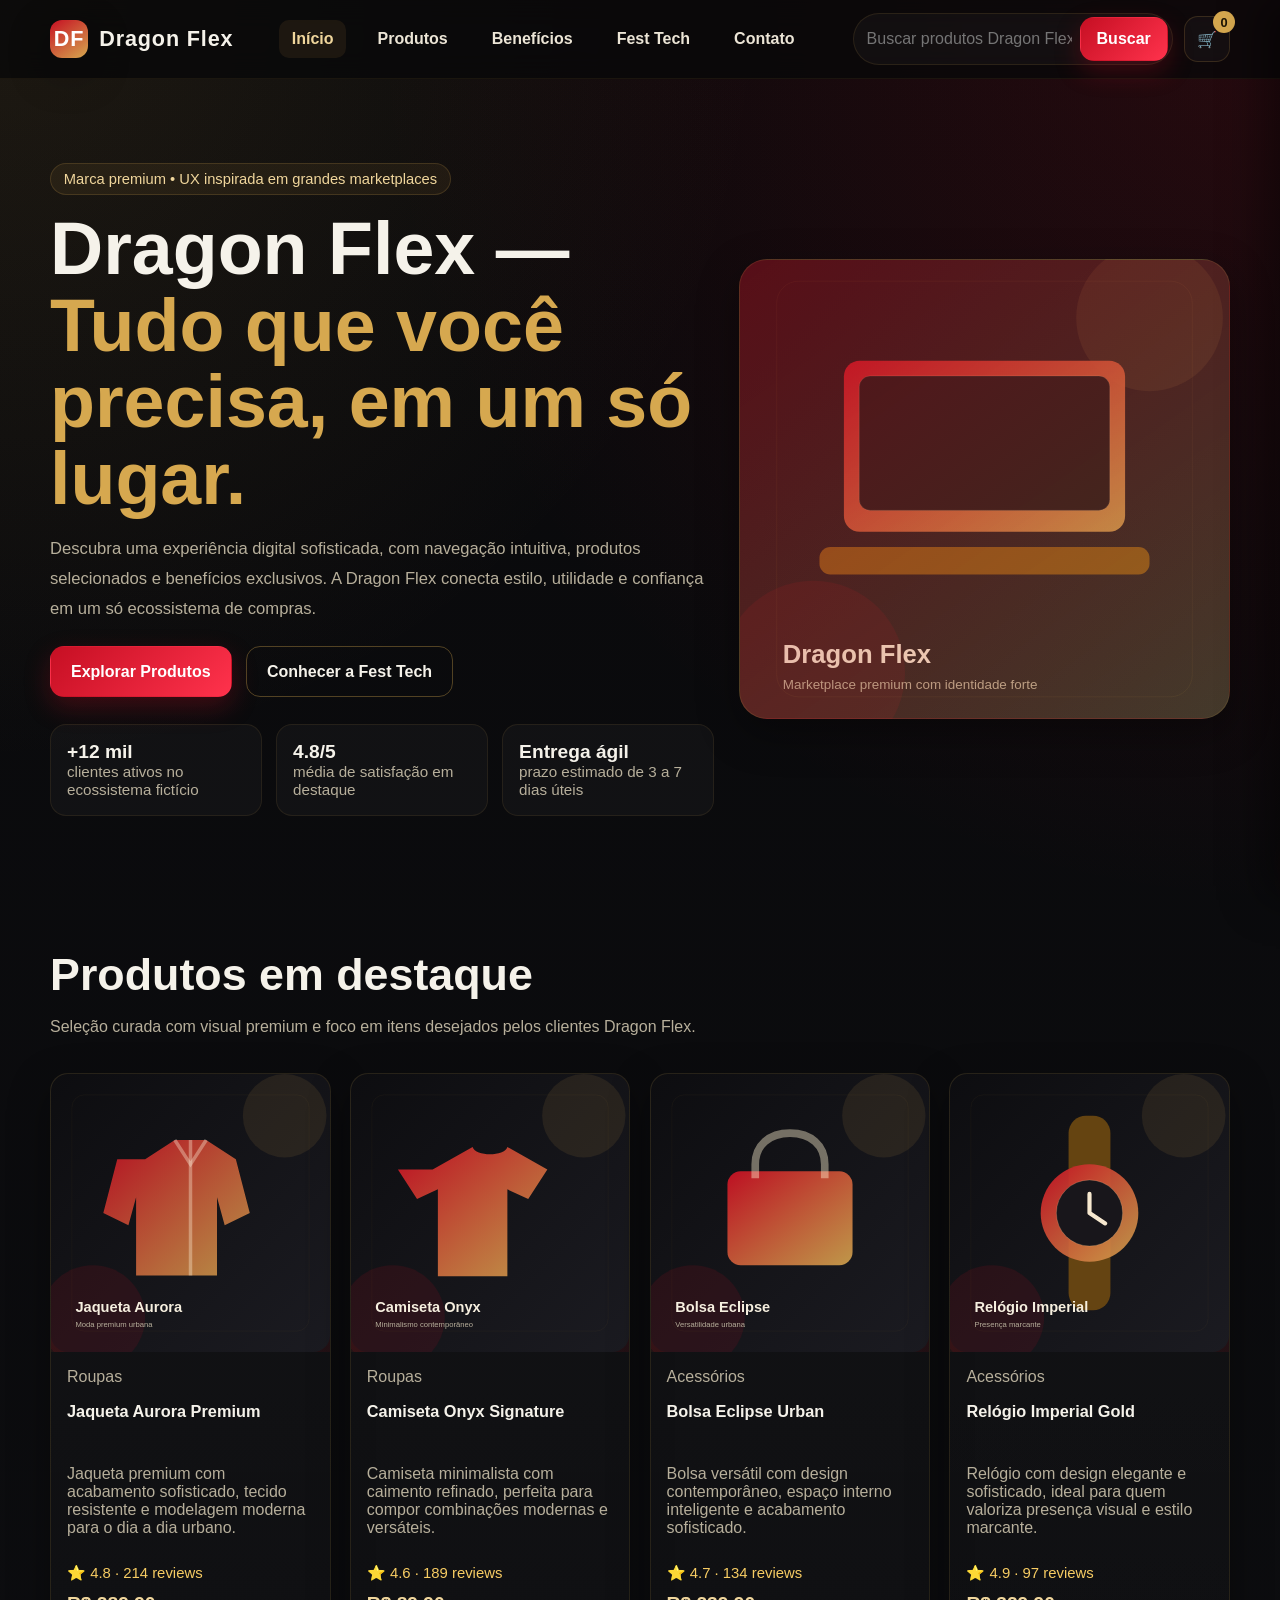
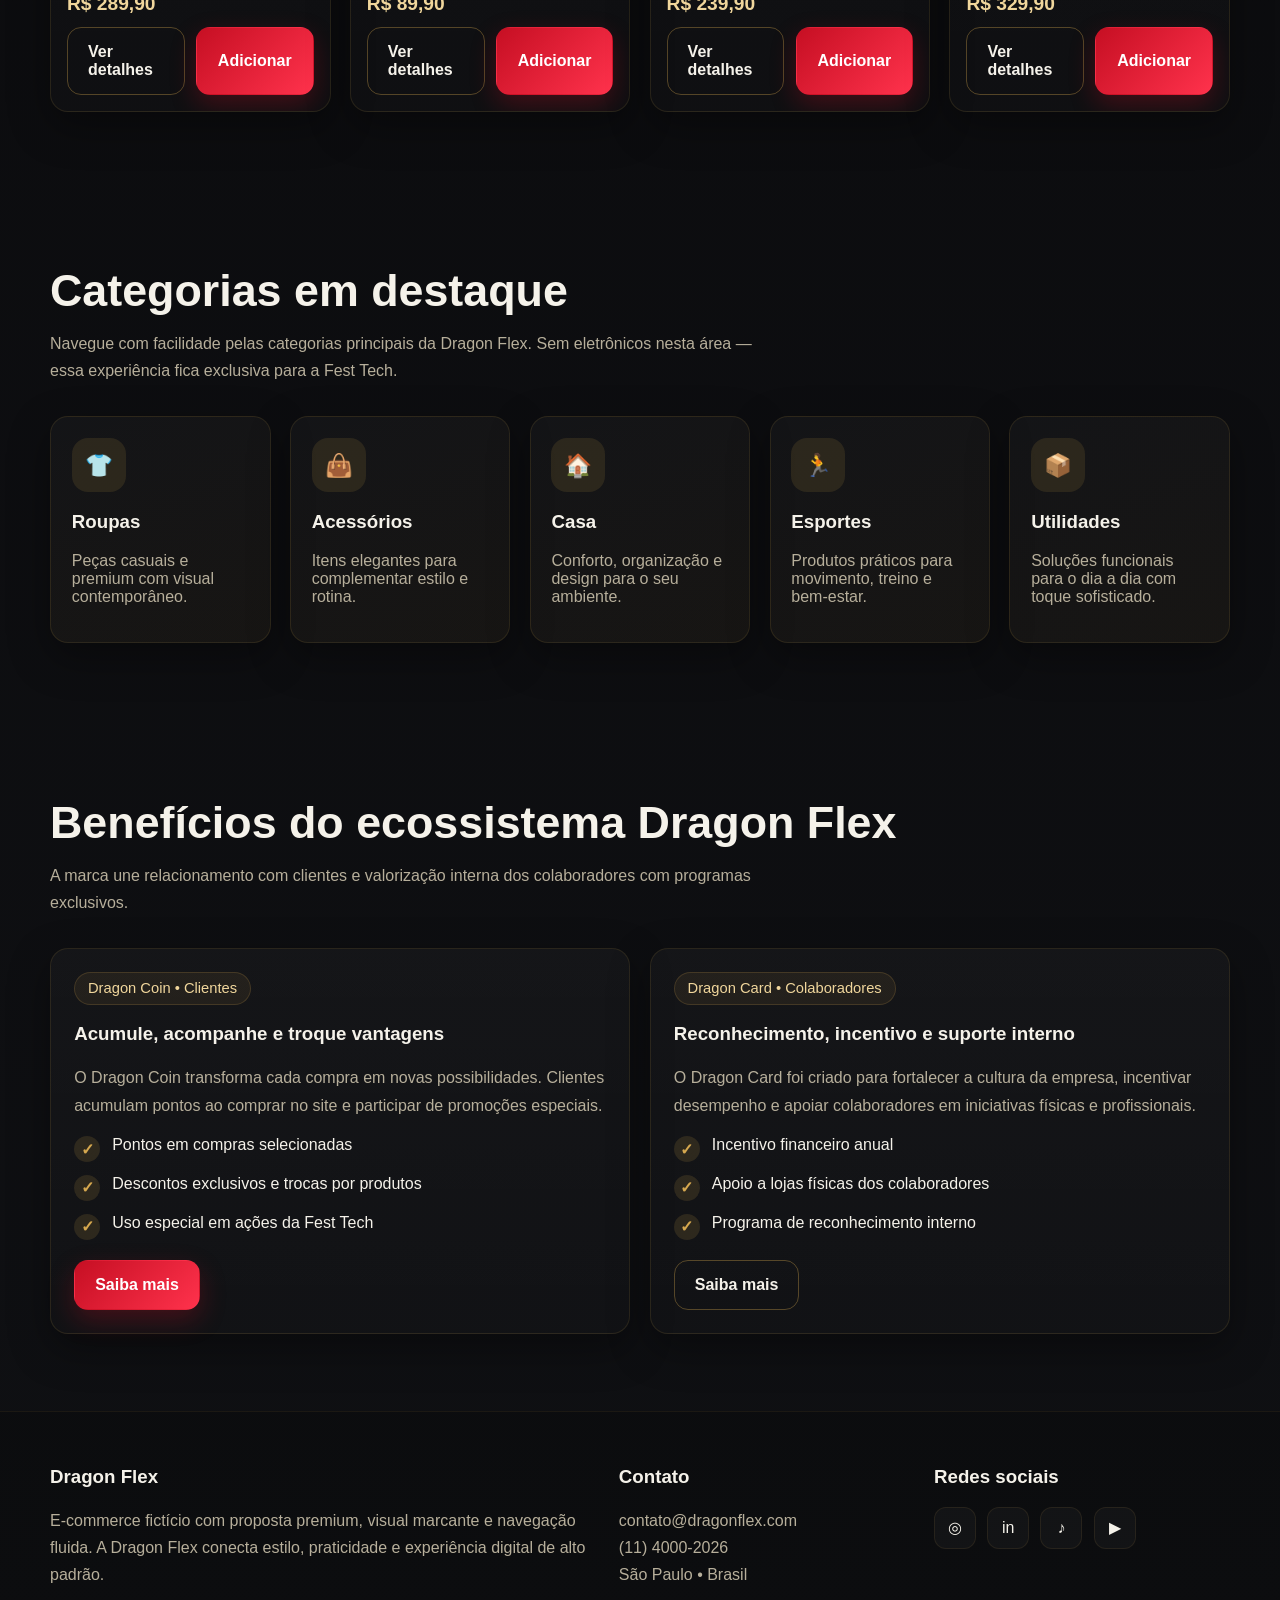
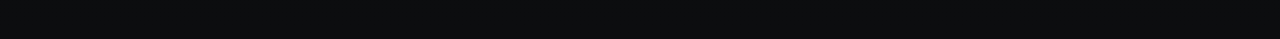
<file: dragon-flex-site-simulado/dragon-flex-site/index.html>
<!DOCTYPE html>
<html lang="pt-BR">
<head>
  <meta charset="UTF-8">
  <meta name="viewport" content="width=device-width, initial-scale=1.0">
  <meta name="description" content="Dragon Flex — e-commerce premium com moda, casa, esportes, utilidades e benefícios exclusivos.">
  <title>Dragon Flex | E-commerce Premium</title>
  <link rel="stylesheet" href="assets/styles.css">
</head>
<body>
  <header class="site-header">
    <div class="container header-inner">
      <a class="logo" href="index.html"><span class="logo-mark">DF</span> Dragon Flex</a>
      <button class="nav-toggle" data-nav-toggle aria-label="Abrir menu">☰</button>
      <nav class="main-nav">
        <a class="active" href="index.html">Início</a>
        <a href="products.html">Produtos</a>
        <a href="#beneficios">Benefícios</a>
        <a href="fest-tech.html">Fest Tech</a>
        <a href="#contato">Contato</a>
      </nav>
      <div class="header-actions">
        <div class="search-box">
          <input type="text" placeholder="Buscar produtos Dragon Flex" data-global-search>
          <button class="btn" style="padding:.75rem 1rem" data-search-trigger>Buscar</button>
        </div>
        <button class="icon-btn" data-open-cart aria-label="Abrir carrinho">🛒<span class="cart-count" data-cart-count>0</span></button>
      </div>
    </div>
  </header>

  <main>
    <section class="hero">
      <div class="container hero-wrap">
        <div class="hero-copy">
          <span class="badge">Marca premium • UX inspirada em grandes marketplaces</span>
          <h1>Dragon Flex — <span class="accent">Tudo que você precisa, em um só lugar.</span></h1>
          <p>
            Descubra uma experiência digital sofisticada, com navegação intuitiva, produtos selecionados e benefícios exclusivos.
            A Dragon Flex conecta estilo, utilidade e confiança em um só ecossistema de compras.
          </p>
          <div class="hero-actions">
            <a class="btn" href="products.html">Explorar Produtos</a>
            <a class="btn btn-secondary" href="fest-tech.html">Conhecer a Fest Tech</a>
          </div>
          <div class="stats-row">
            <div class="stat"><strong>+12 mil</strong><span>clientes ativos no ecossistema fictício</span></div>
            <div class="stat"><strong>4.8/5</strong><span>média de satisfação em destaque</span></div>
            <div class="stat"><strong>Entrega ágil</strong><span>prazo estimado de 3 a 7 dias úteis</span></div>
          </div>
        </div>
        <div class="hero-card hero-visual"></div>
      </div>
    </section>

    <section class="section">
      <div class="container">
        <h2 class="section-title">Produtos em destaque</h2>
        <p class="section-subtitle">Seleção curada com visual premium e foco em itens desejados pelos clientes Dragon Flex.</p>
        <div class="grid product-grid" data-highlight-products></div>
      </div>
    </section>

    <section class="section">
      <div class="container">
        <h2 class="section-title">Categorias em destaque</h2>
        <p class="section-subtitle">Navegue com facilidade pelas categorias principais da Dragon Flex. Sem eletrônicos nesta área — essa experiência fica exclusiva para a Fest Tech.</p>
        <div class="grid category-grid">
          <article class="card category-card reveal"><div class="category-icon">👕</div><div><h3>Roupas</h3><p class="muted">Peças casuais e premium com visual contemporâneo.</p></div></article>
          <article class="card category-card reveal"><div class="category-icon">👜</div><div><h3>Acessórios</h3><p class="muted">Itens elegantes para complementar estilo e rotina.</p></div></article>
          <article class="card category-card reveal"><div class="category-icon">🏠</div><div><h3>Casa</h3><p class="muted">Conforto, organização e design para o seu ambiente.</p></div></article>
          <article class="card category-card reveal"><div class="category-icon">🏃</div><div><h3>Esportes</h3><p class="muted">Produtos práticos para movimento, treino e bem-estar.</p></div></article>
          <article class="card category-card reveal"><div class="category-icon">📦</div><div><h3>Utilidades</h3><p class="muted">Soluções funcionais para o dia a dia com toque sofisticado.</p></div></article>
        </div>
      </div>
    </section>

    <section class="section" id="beneficios">
      <div class="container">
        <h2 class="section-title">Benefícios do ecossistema Dragon Flex</h2>
        <p class="section-subtitle">A marca une relacionamento com clientes e valorização interna dos colaboradores com programas exclusivos.</p>
        <div class="grid benefit-grid">
          <article class="card benefit-card reveal">
            <span class="badge">Dragon Coin • Clientes</span>
            <h3>Acumule, acompanhe e troque vantagens</h3>
            <p>O Dragon Coin transforma cada compra em novas possibilidades. Clientes acumulam pontos ao comprar no site e participar de promoções especiais.</p>
            <ul class="feature-list">
              <li><span class="check">✓</span><span>Pontos em compras selecionadas</span></li>
              <li><span class="check">✓</span><span>Descontos exclusivos e trocas por produtos</span></li>
              <li><span class="check">✓</span><span>Uso especial em ações da Fest Tech</span></li>
            </ul>
            <a class="btn" href="dragon-coin.html">Saiba mais</a>
          </article>
          <article class="card benefit-card reveal">
            <span class="badge">Dragon Card • Colaboradores</span>
            <h3>Reconhecimento, incentivo e suporte interno</h3>
            <p>O Dragon Card foi criado para fortalecer a cultura da empresa, incentivar desempenho e apoiar colaboradores em iniciativas físicas e profissionais.</p>
            <ul class="feature-list">
              <li><span class="check">✓</span><span>Incentivo financeiro anual</span></li>
              <li><span class="check">✓</span><span>Apoio a lojas físicas dos colaboradores</span></li>
              <li><span class="check">✓</span><span>Programa de reconhecimento interno</span></li>
            </ul>
            <a class="btn btn-secondary" href="dragon-card.html">Saiba mais</a>
          </article>
        </div>
      </div>
    </section>
  </main>

  <footer class="footer" id="contato">
    <div class="container footer-grid">
      <div>
        <h3>Dragon Flex</h3>
        <p>E-commerce fictício com proposta premium, visual marcante e navegação fluida. A Dragon Flex conecta estilo, praticidade e experiência digital de alto padrão.</p>
      </div>
      <div>
        <h3>Contato</h3>
        <ul>
          <li>contato@dragonflex.com</li>
          <li>(11) 4000-2026</li>
          <li>São Paulo • Brasil</li>
        </ul>
      </div>
      <div>
        <h3>Redes sociais</h3>
        <div class="socials">
          <a href="#" aria-label="Instagram">◎</a>
          <a href="#" aria-label="LinkedIn">in</a>
          <a href="#" aria-label="TikTok">♪</a>
          <a href="#" aria-label="YouTube">▶</a>
        </div>
      </div>
    </div>
  </footer>

  <div class="cart-overlay"></div>
  <aside class="cart-drawer">
    <div class="cart-header" style="display:flex;justify-content:space-between;align-items:center">
      <strong>Seu carrinho</strong>
      <button class="icon-btn" data-close-cart aria-label="Fechar carrinho">✕</button>
    </div>
    <div class="cart-items" data-cart-items></div>
    <div class="cart-footer">
      <div style="display:flex;justify-content:space-between;align-items:center;margin-bottom:1rem"><strong>Total</strong><strong class="price" data-cart-total>R$ 0,00</strong></div>
      <div class="cart-actions"><button class="btn btn-secondary" style="width:100%" data-clear-cart>Limpar carrinho</button><button class="btn" style="width:100%">Finalizar compra (simulado)</button></div>
    </div>
  </aside>

  <script src="assets/app.js"></script>
</body>
</html>
</file>
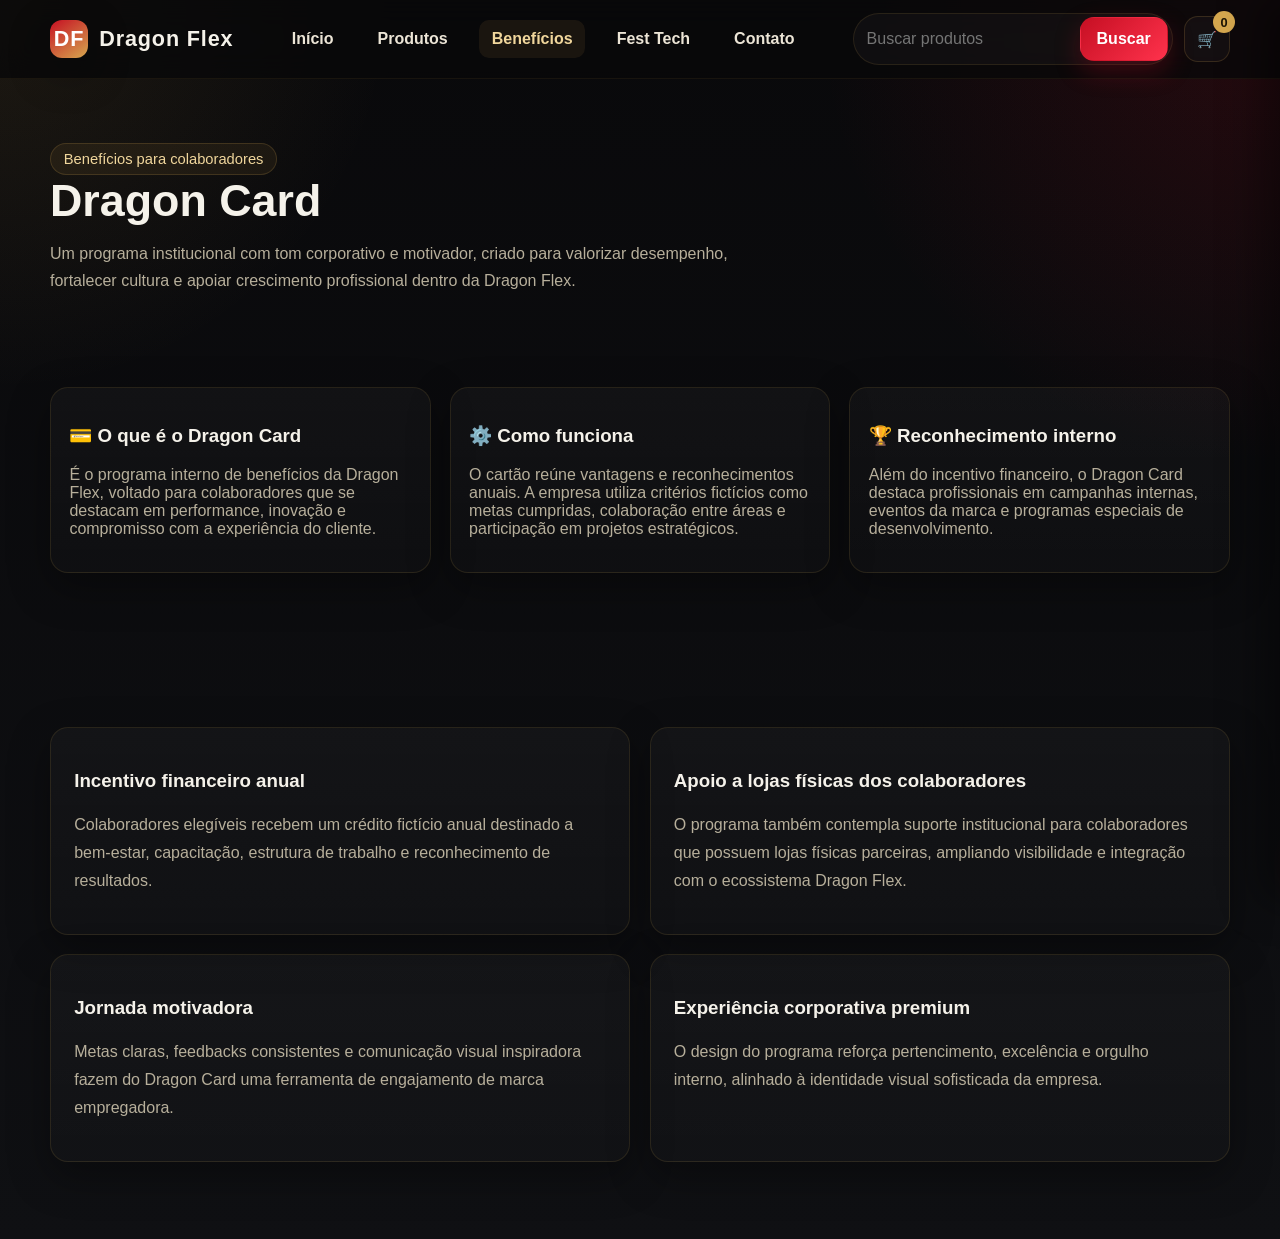
<file: dragon-flex-site-simulado/dragon-flex-site/dragon-card.html>
<!DOCTYPE html>
<html lang="pt-BR">
<head>
  <meta charset="UTF-8">
  <meta name="viewport" content="width=device-width, initial-scale=1.0">
  <meta name="description" content="Dragon Card — benefícios para colaboradores Dragon Flex.">
  <title>Dragon Card | Dragon Flex</title>
  <link rel="stylesheet" href="assets/styles.css">
</head>
<body>
  <header class="site-header">
    <div class="container header-inner">
      <a class="logo" href="index.html"><span class="logo-mark">DF</span> Dragon Flex</a>
      <button class="nav-toggle" data-nav-toggle aria-label="Abrir menu">☰</button>
      <nav class="main-nav">
        <a href="index.html">Início</a>
        <a href="products.html">Produtos</a>
        <a class="active" href="dragon-card.html">Benefícios</a>
        <a href="fest-tech.html">Fest Tech</a>
        <a href="index.html#contato">Contato</a>
      </nav>
      <div class="header-actions">
        <div class="search-box">
          <input type="text" placeholder="Buscar produtos" data-global-search>
          <button class="btn" style="padding:.75rem 1rem" data-search-trigger>Buscar</button>
        </div>
        <button class="icon-btn" data-open-cart aria-label="Abrir carrinho">🛒<span class="cart-count" data-cart-count>0</span></button>
      </div>
    </div>
  </header>

  <main>
    <section class="page-hero">
      <div class="container">
        <span class="badge">Benefícios para colaboradores</span>
        <h1 class="section-title">Dragon Card</h1>
        <p class="section-subtitle">Um programa institucional com tom corporativo e motivador, criado para valorizar desempenho, fortalecer cultura e apoiar crescimento profissional dentro da Dragon Flex.</p>
      </div>
    </section>

    <section class="section" style="padding-top:1.6rem">
      <div class="container grid info-grid">
        <article class="card info-card reveal">
          <h3>💳 O que é o Dragon Card</h3>
          <p class="muted">É o programa interno de benefícios da Dragon Flex, voltado para colaboradores que se destacam em performance, inovação e compromisso com a experiência do cliente.</p>
        </article>
        <article class="card info-card reveal">
          <h3>⚙️ Como funciona</h3>
          <p class="muted">O cartão reúne vantagens e reconhecimentos anuais. A empresa utiliza critérios fictícios como metas cumpridas, colaboração entre áreas e participação em projetos estratégicos.</p>
        </article>
        <article class="card info-card reveal">
          <h3>🏆 Reconhecimento interno</h3>
          <p class="muted">Além do incentivo financeiro, o Dragon Card destaca profissionais em campanhas internas, eventos da marca e programas especiais de desenvolvimento.</p>
        </article>
      </div>
    </section>

    <section class="section">
      <div class="container grid benefit-grid">
        <article class="card benefit-card reveal">
          <h3>Incentivo financeiro anual</h3>
          <p>Colaboradores elegíveis recebem um crédito fictício anual destinado a bem-estar, capacitação, estrutura de trabalho e reconhecimento de resultados.</p>
        </article>
        <article class="card benefit-card reveal">
          <h3>Apoio a lojas físicas dos colaboradores</h3>
          <p>O programa também contempla suporte institucional para colaboradores que possuem lojas físicas parceiras, ampliando visibilidade e integração com o ecossistema Dragon Flex.</p>
        </article>
        <article class="card benefit-card reveal">
          <h3>Jornada motivadora</h3>
          <p>Metas claras, feedbacks consistentes e comunicação visual inspiradora fazem do Dragon Card uma ferramenta de engajamento de marca empregadora.</p>
        </article>
        <article class="card benefit-card reveal">
          <h3>Experiência corporativa premium</h3>
          <p>O design do programa reforça pertencimento, excelência e orgulho interno, alinhado à identidade visual sofisticada da empresa.</p>
        </article>
      </div>
    </section>
  </main>

  <div class="cart-overlay"></div>
  <aside class="cart-drawer">
    <div class="cart-header" style="display:flex;justify-content:space-between;align-items:center">
      <strong>Seu carrinho</strong>
      <button class="icon-btn" data-close-cart aria-label="Fechar carrinho">✕</button>
    </div>
    <div class="cart-items" data-cart-items></div>
    <div class="cart-footer">
      <div style="display:flex;justify-content:space-between;align-items:center;margin-bottom:1rem"><strong>Total</strong><strong class="price" data-cart-total>R$ 0,00</strong></div>
      <div class="cart-actions"><button class="btn btn-secondary" style="width:100%" data-clear-cart>Limpar carrinho</button><button class="btn" style="width:100%">Finalizar compra (simulado)</button></div>
    </div>
  </aside>

  <script src="assets/app.js"></script>
</body>
</html>
</file>
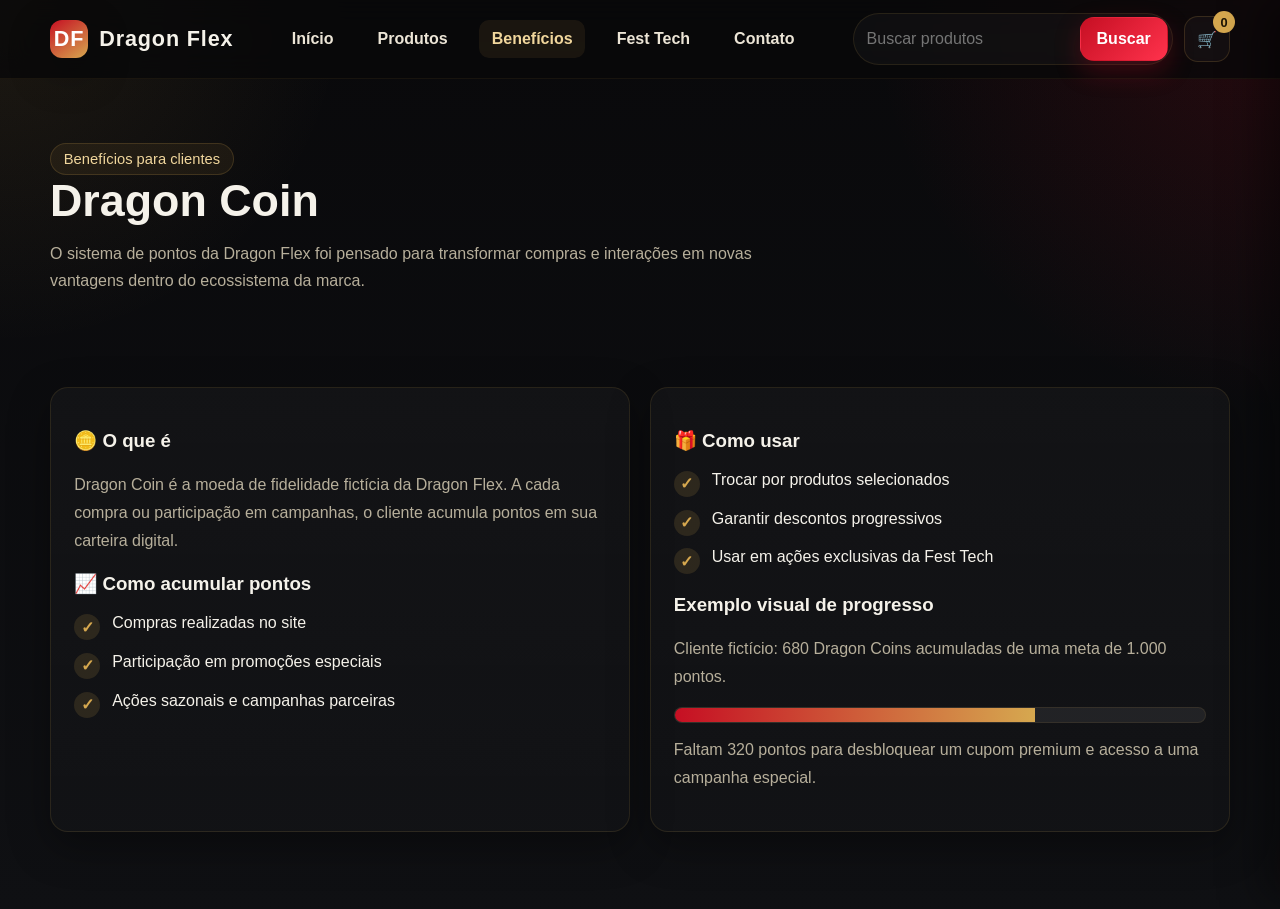
<file: dragon-flex-site-simulado/dragon-flex-site/dragon-coin.html>
<!DOCTYPE html>
<html lang="pt-BR">
<head>
  <meta charset="UTF-8">
  <meta name="viewport" content="width=device-width, initial-scale=1.0">
  <meta name="description" content="Dragon Coin — benefícios para clientes Dragon Flex.">
  <title>Dragon Coin | Dragon Flex</title>
  <link rel="stylesheet" href="assets/styles.css">
</head>
<body>
  <header class="site-header">
    <div class="container header-inner">
      <a class="logo" href="index.html"><span class="logo-mark">DF</span> Dragon Flex</a>
      <button class="nav-toggle" data-nav-toggle aria-label="Abrir menu">☰</button>
      <nav class="main-nav">
        <a href="index.html">Início</a>
        <a href="products.html">Produtos</a>
        <a class="active" href="dragon-coin.html">Benefícios</a>
        <a href="fest-tech.html">Fest Tech</a>
        <a href="index.html#contato">Contato</a>
      </nav>
      <div class="header-actions">
        <div class="search-box">
          <input type="text" placeholder="Buscar produtos" data-global-search>
          <button class="btn" style="padding:.75rem 1rem" data-search-trigger>Buscar</button>
        </div>
        <button class="icon-btn" data-open-cart aria-label="Abrir carrinho">🛒<span class="cart-count" data-cart-count>0</span></button>
      </div>
    </div>
  </header>

  <main>
    <section class="page-hero">
      <div class="container">
        <span class="badge">Benefícios para clientes</span>
        <h1 class="section-title">Dragon Coin</h1>
        <p class="section-subtitle">O sistema de pontos da Dragon Flex foi pensado para transformar compras e interações em novas vantagens dentro do ecossistema da marca.</p>
      </div>
    </section>

    <section class="section" style="padding-top:1.6rem">
      <div class="container grid benefit-grid">
        <article class="card benefit-card reveal">
          <h3>🪙 O que é</h3>
          <p>Dragon Coin é a moeda de fidelidade fictícia da Dragon Flex. A cada compra ou participação em campanhas, o cliente acumula pontos em sua carteira digital.</p>
          <h3>📈 Como acumular pontos</h3>
          <ul class="feature-list">
            <li><span class="check">✓</span><span>Compras realizadas no site</span></li>
            <li><span class="check">✓</span><span>Participação em promoções especiais</span></li>
            <li><span class="check">✓</span><span>Ações sazonais e campanhas parceiras</span></li>
          </ul>
        </article>
        <article class="card benefit-card reveal">
          <h3>🎁 Como usar</h3>
          <ul class="feature-list">
            <li><span class="check">✓</span><span>Trocar por produtos selecionados</span></li>
            <li><span class="check">✓</span><span>Garantir descontos progressivos</span></li>
            <li><span class="check">✓</span><span>Usar em ações exclusivas da Fest Tech</span></li>
          </ul>
          <h3>Exemplo visual de progresso</h3>
          <p class="muted">Cliente fictício: 680 Dragon Coins acumuladas de uma meta de 1.000 pontos.</p>
          <div class="progress"><div class="progress-bar"></div></div>
          <p class="muted" style="margin-top:.8rem">Faltam 320 pontos para desbloquear um cupom premium e acesso a uma campanha especial.</p>
        </article>
      </div>
    </section>
  </main>

  <div class="cart-overlay"></div>
  <aside class="cart-drawer">
    <div class="cart-header" style="display:flex;justify-content:space-between;align-items:center">
      <strong>Seu carrinho</strong>
      <button class="icon-btn" data-close-cart aria-label="Fechar carrinho">✕</button>
    </div>
    <div class="cart-items" data-cart-items></div>
    <div class="cart-footer">
      <div style="display:flex;justify-content:space-between;align-items:center;margin-bottom:1rem"><strong>Total</strong><strong class="price" data-cart-total>R$ 0,00</strong></div>
      <div class="cart-actions"><button class="btn btn-secondary" style="width:100%" data-clear-cart>Limpar carrinho</button><button class="btn" style="width:100%">Finalizar compra (simulado)</button></div>
    </div>
  </aside>

  <script src="assets/app.js"></script>
</body>
</html>
</file>
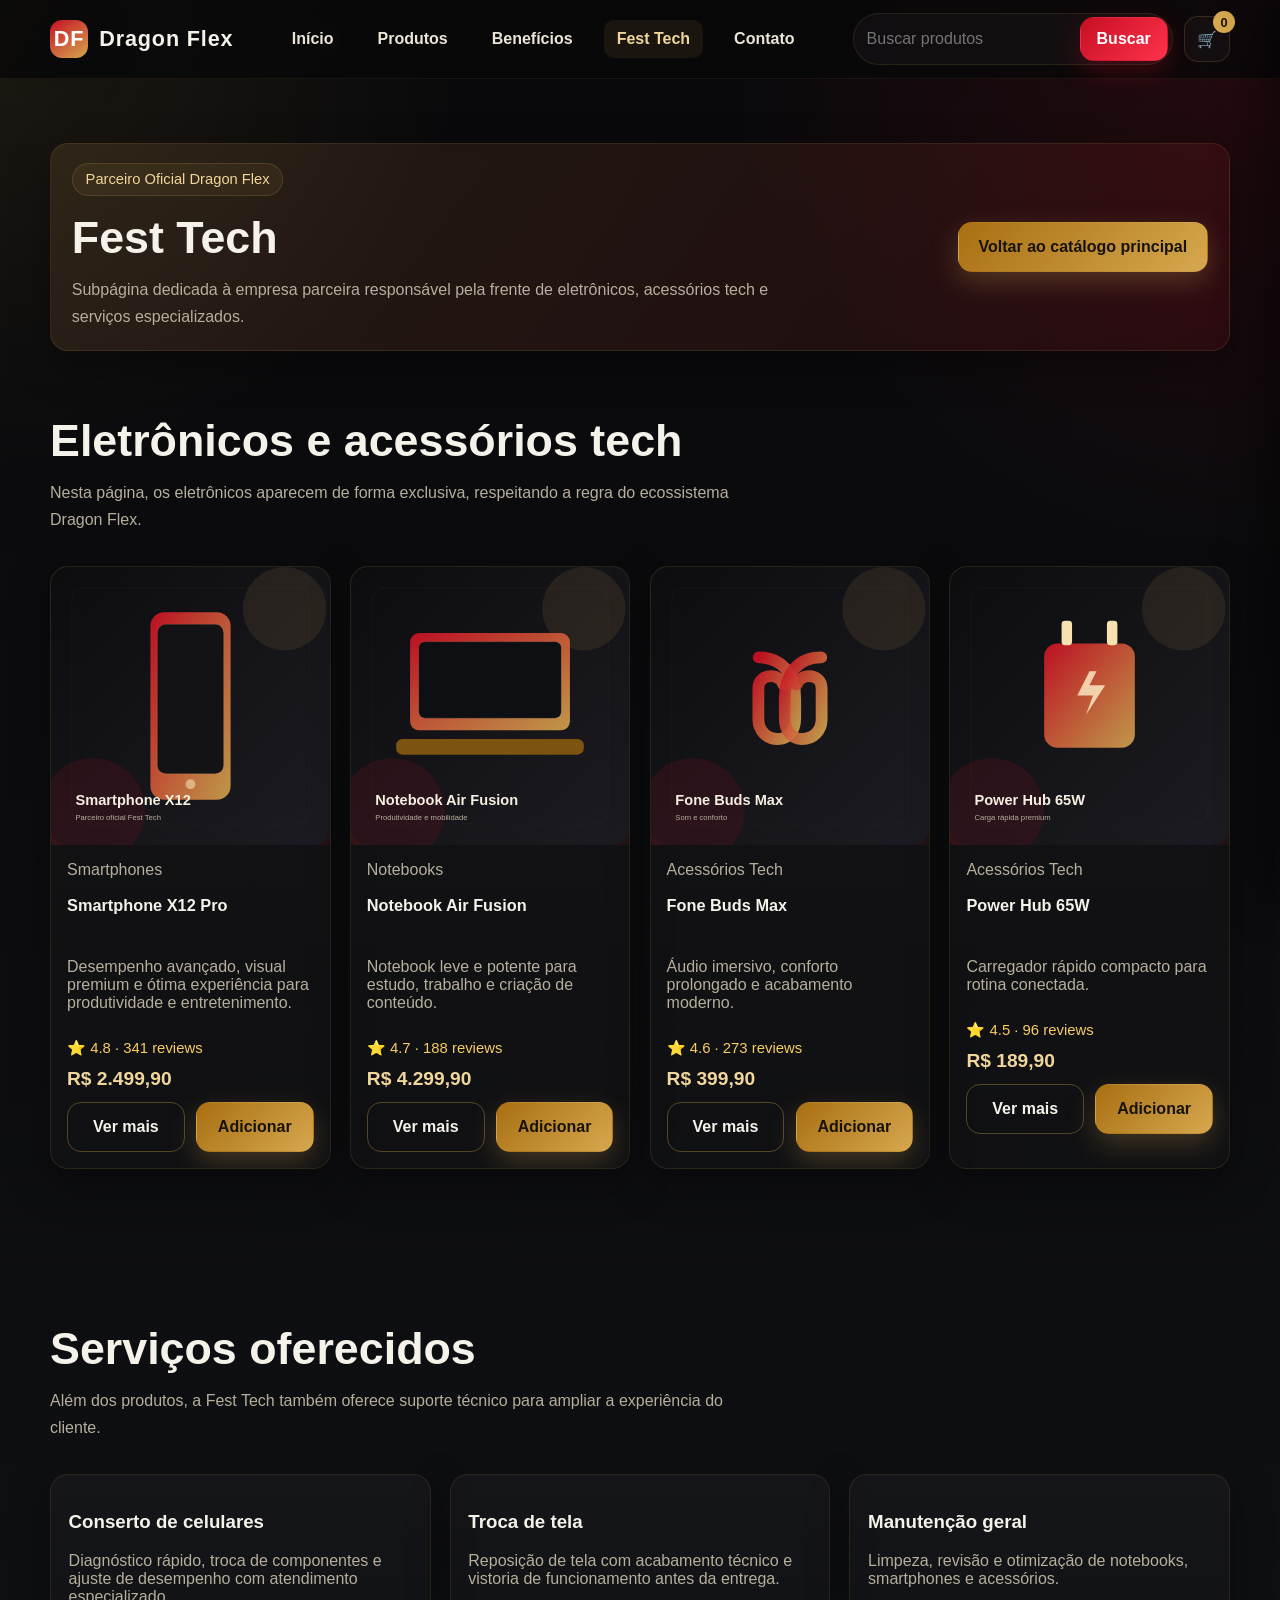
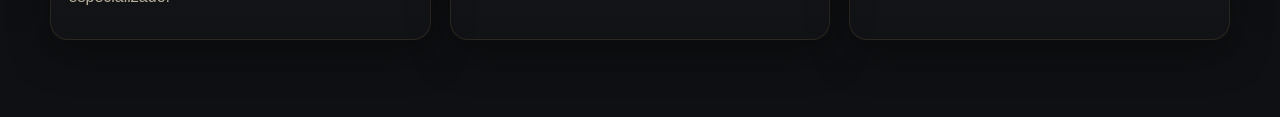
<file: dragon-flex-site-simulado/dragon-flex-site/fest-tech.html>
<!DOCTYPE html>
<html lang="pt-BR">
<head>
  <meta charset="UTF-8">
  <meta name="viewport" content="width=device-width, initial-scale=1.0">
  <meta name="description" content="Fest Tech — parceira oficial Dragon Flex para eletrônicos e assistência técnica.">
  <title>Fest Tech | Parceira Oficial Dragon Flex</title>
  <link rel="stylesheet" href="assets/styles.css">
</head>
<body>
  <header class="site-header">
    <div class="container header-inner">
      <a class="logo" href="index.html"><span class="logo-mark">DF</span> Dragon Flex</a>
      <button class="nav-toggle" data-nav-toggle aria-label="Abrir menu">☰</button>
      <nav class="main-nav">
        <a href="index.html">Início</a>
        <a href="products.html">Produtos</a>
        <a href="dragon-coin.html">Benefícios</a>
        <a class="active" href="fest-tech.html">Fest Tech</a>
        <a href="index.html#contato">Contato</a>
      </nav>
      <div class="header-actions">
        <div class="search-box">
          <input type="text" placeholder="Buscar produtos" data-global-search>
          <button class="btn" style="padding:.75rem 1rem" data-search-trigger>Buscar</button>
        </div>
        <button class="icon-btn" data-open-cart aria-label="Abrir carrinho">🛒<span class="cart-count" data-cart-count>0</span></button>
      </div>
    </div>
  </header>

  <main>
    <section class="page-hero">
      <div class="container">
        <div class="card partner-banner reveal">
          <div>
            <span class="badge">Parceiro Oficial Dragon Flex</span>
            <h1 class="section-title" style="margin-top:1rem">Fest Tech</h1>
            <p class="section-subtitle" style="margin-bottom:0">Subpágina dedicada à empresa parceira responsável pela frente de eletrônicos, acessórios tech e serviços especializados.</p>
          </div>
          <a class="btn btn-gold" href="products.html">Voltar ao catálogo principal</a>
        </div>
      </div>
    </section>

    <section class="section" style="padding-top:1.8rem">
      <div class="container">
        <h2 class="section-title">Eletrônicos e acessórios tech</h2>
        <p class="section-subtitle">Nesta página, os eletrônicos aparecem de forma exclusiva, respeitando a regra do ecossistema Dragon Flex.</p>
        <div class="grid product-grid" data-fest-grid></div>
      </div>
    </section>

    <section class="section">
      <div class="container">
        <h2 class="section-title">Serviços oferecidos</h2>
        <p class="section-subtitle">Além dos produtos, a Fest Tech também oferece suporte técnico para ampliar a experiência do cliente.</p>
        <div class="grid service-grid" data-service-grid></div>
      </div>
    </section>
  </main>

  <div class="cart-overlay"></div>
  <aside class="cart-drawer">
    <div class="cart-header" style="display:flex;justify-content:space-between;align-items:center">
      <strong>Seu carrinho</strong>
      <button class="icon-btn" data-close-cart aria-label="Fechar carrinho">✕</button>
    </div>
    <div class="cart-items" data-cart-items></div>
    <div class="cart-footer">
      <div style="display:flex;justify-content:space-between;align-items:center;margin-bottom:1rem"><strong>Total</strong><strong class="price" data-cart-total>R$ 0,00</strong></div>
      <div class="cart-actions"><button class="btn btn-secondary" style="width:100%" data-clear-cart>Limpar carrinho</button><button class="btn" style="width:100%">Finalizar compra (simulado)</button></div>
    </div>
  </aside>

  <script src="assets/app.js"></script>
</body>
</html>
</file>
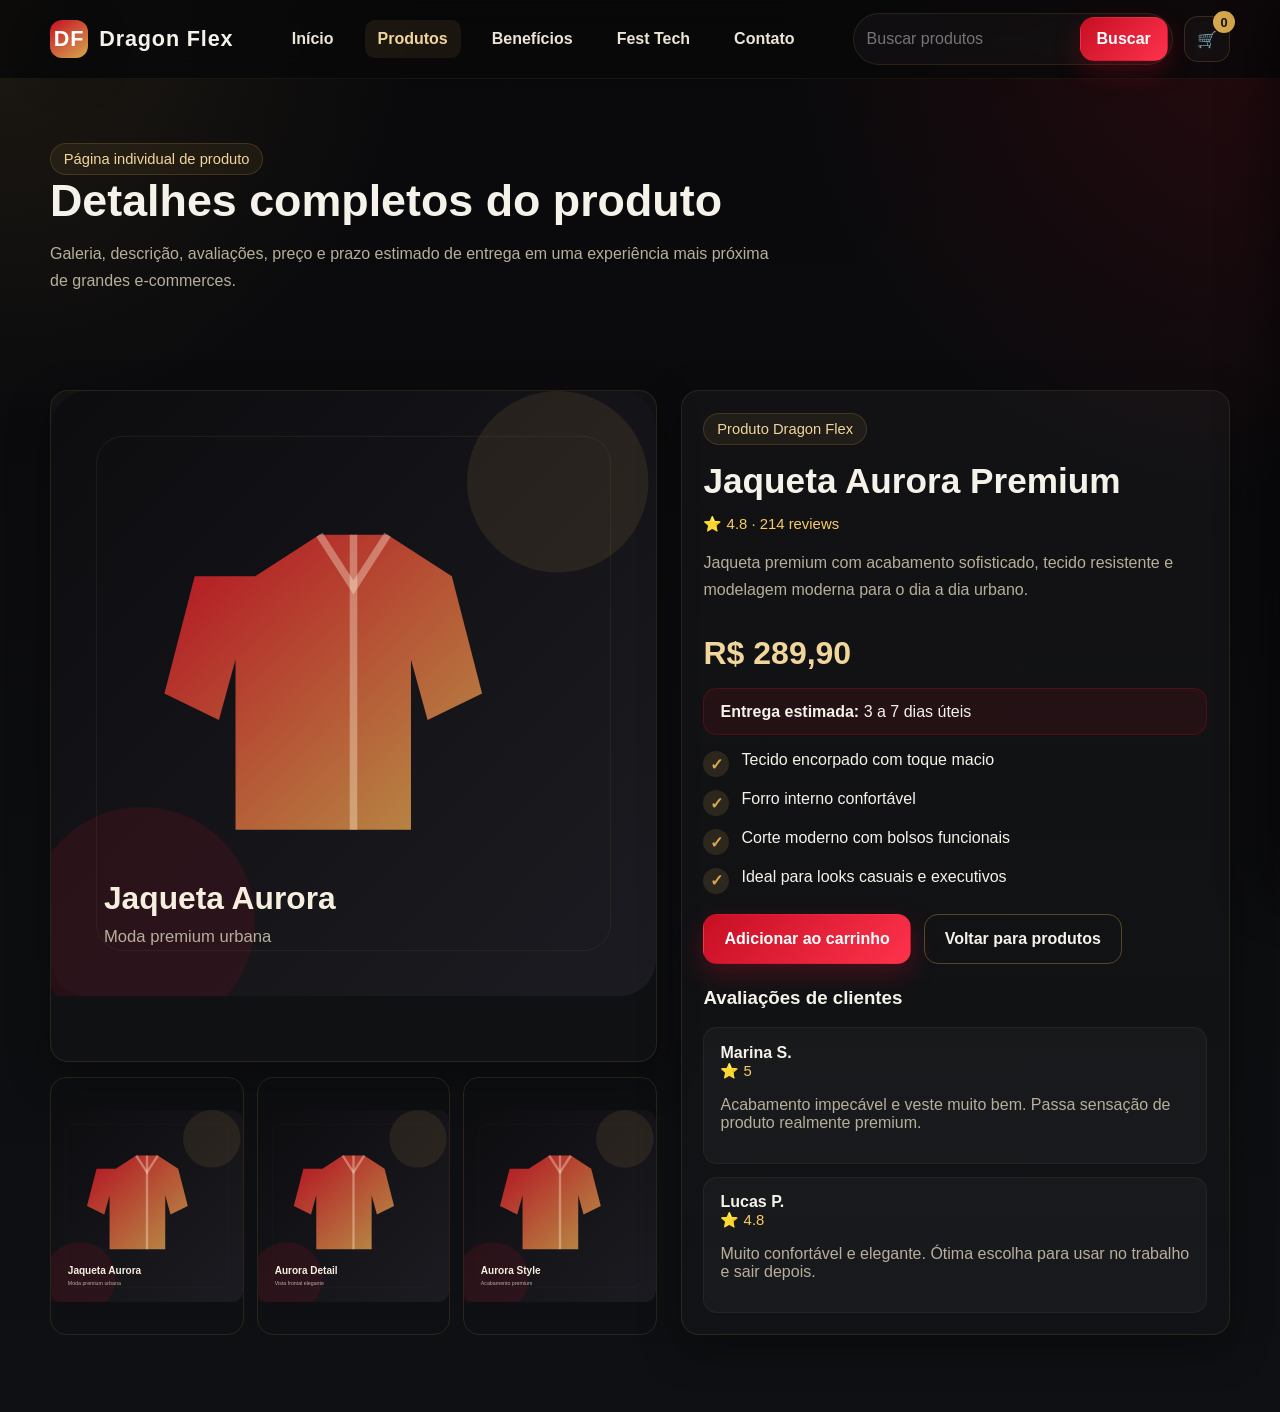
<file: dragon-flex-site-simulado/dragon-flex-site/product.html>
<!DOCTYPE html>
<html lang="pt-BR">
<head>
  <meta charset="UTF-8">
  <meta name="viewport" content="width=device-width, initial-scale=1.0">
  <meta name="description" content="Detalhes de produto Dragon Flex.">
  <title>Produto | Dragon Flex</title>
  <link rel="stylesheet" href="assets/styles.css">
</head>
<body>
  <header class="site-header">
    <div class="container header-inner">
      <a class="logo" href="index.html"><span class="logo-mark">DF</span> Dragon Flex</a>
      <button class="nav-toggle" data-nav-toggle aria-label="Abrir menu">☰</button>
      <nav class="main-nav">
        <a href="index.html">Início</a>
        <a class="active" href="products.html">Produtos</a>
        <a href="dragon-coin.html">Benefícios</a>
        <a href="fest-tech.html">Fest Tech</a>
        <a href="index.html#contato">Contato</a>
      </nav>
      <div class="header-actions">
        <div class="search-box">
          <input type="text" placeholder="Buscar produtos" data-global-search>
          <button class="btn" style="padding:.75rem 1rem" data-search-trigger>Buscar</button>
        </div>
        <button class="icon-btn" data-open-cart aria-label="Abrir carrinho">🛒<span class="cart-count" data-cart-count>0</span></button>
      </div>
    </div>
  </header>

  <main>
    <section class="page-hero">
      <div class="container">
        <span class="badge">Página individual de produto</span>
        <h1 class="section-title">Detalhes completos do produto</h1>
        <p class="section-subtitle">Galeria, descrição, avaliações, preço e prazo estimado de entrega em uma experiência mais próxima de grandes e-commerces.</p>
      </div>
    </section>

    <section class="section" style="padding-top:1.8rem">
      <div class="container product-detail" data-product-detail></div>
    </section>
  </main>

  <div class="cart-overlay"></div>
  <aside class="cart-drawer">
    <div class="cart-header" style="display:flex;justify-content:space-between;align-items:center">
      <strong>Seu carrinho</strong>
      <button class="icon-btn" data-close-cart aria-label="Fechar carrinho">✕</button>
    </div>
    <div class="cart-items" data-cart-items></div>
    <div class="cart-footer">
      <div style="display:flex;justify-content:space-between;align-items:center;margin-bottom:1rem"><strong>Total</strong><strong class="price" data-cart-total>R$ 0,00</strong></div>
      <div class="cart-actions"><button class="btn btn-secondary" style="width:100%" data-clear-cart>Limpar carrinho</button><button class="btn" style="width:100%">Finalizar compra (simulado)</button></div>
    </div>
  </aside>

  <script src="assets/app.js"></script>
</body>
</html>
</file>
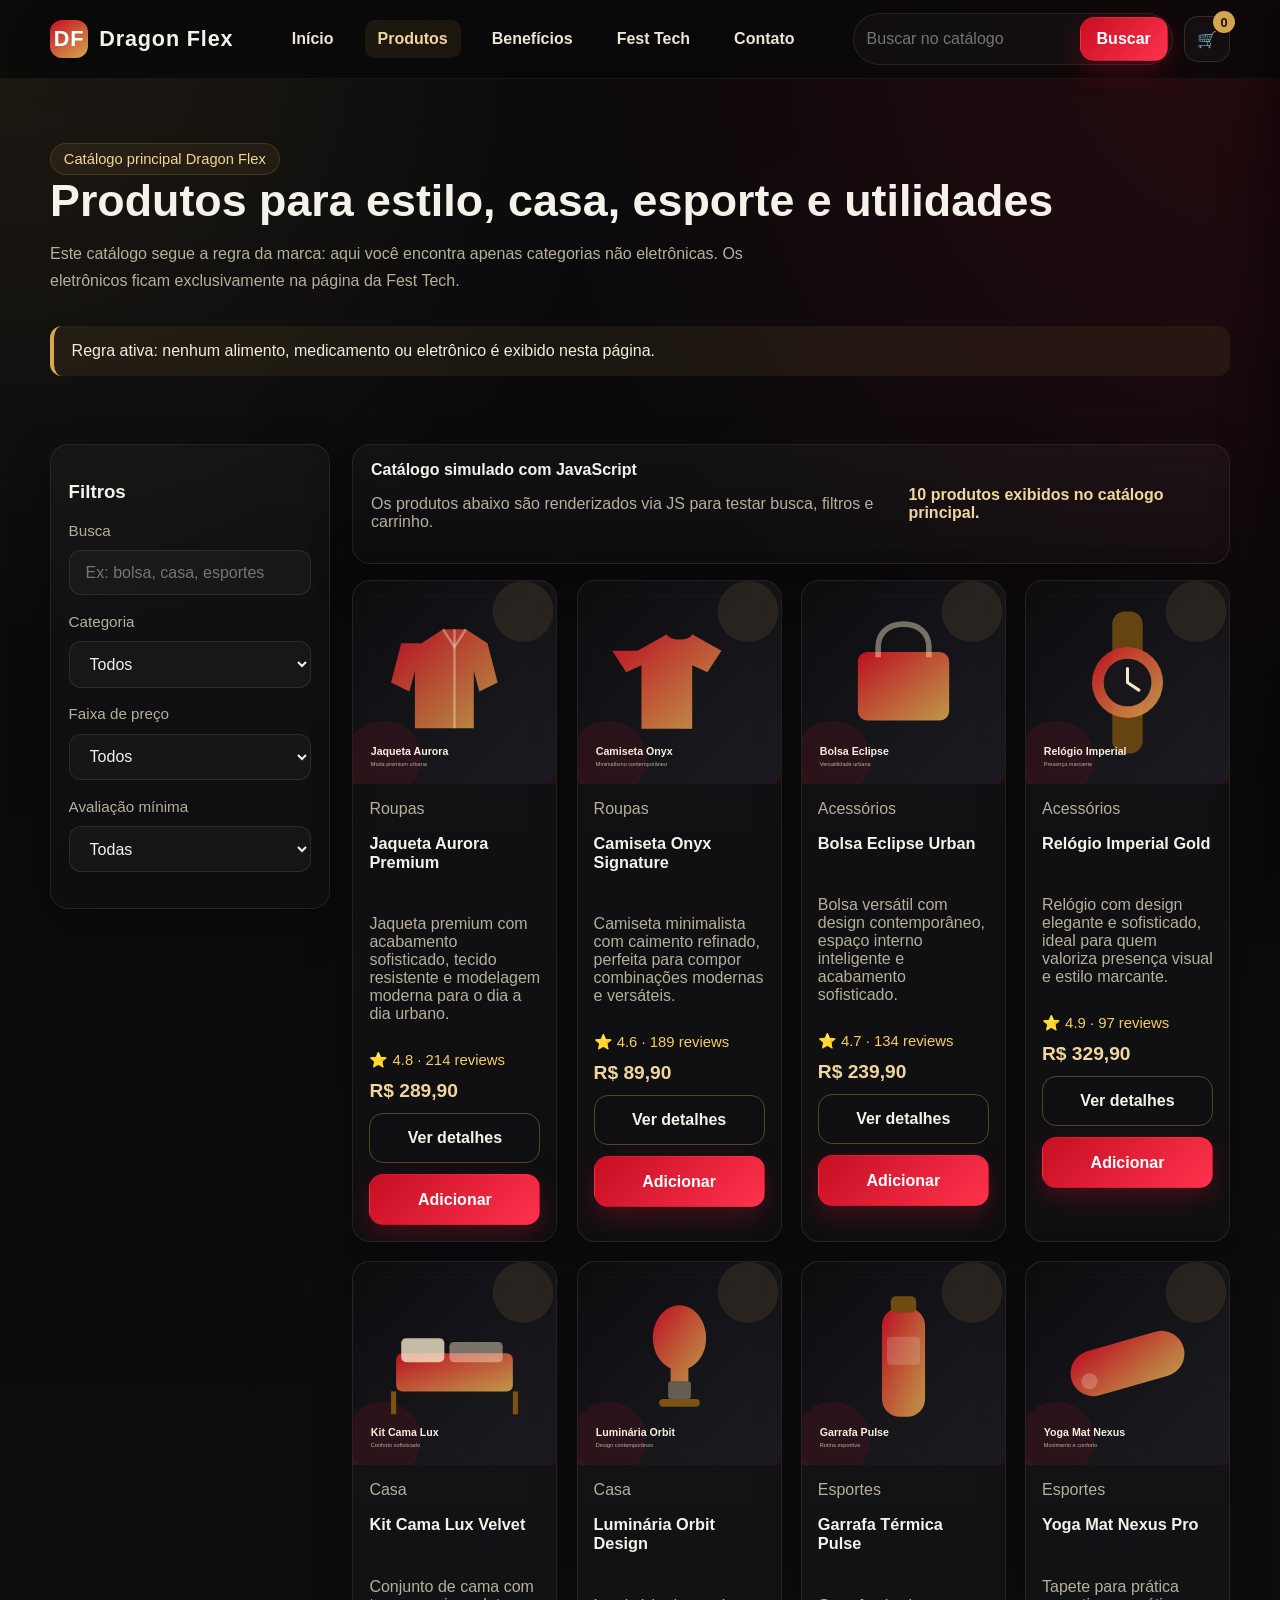
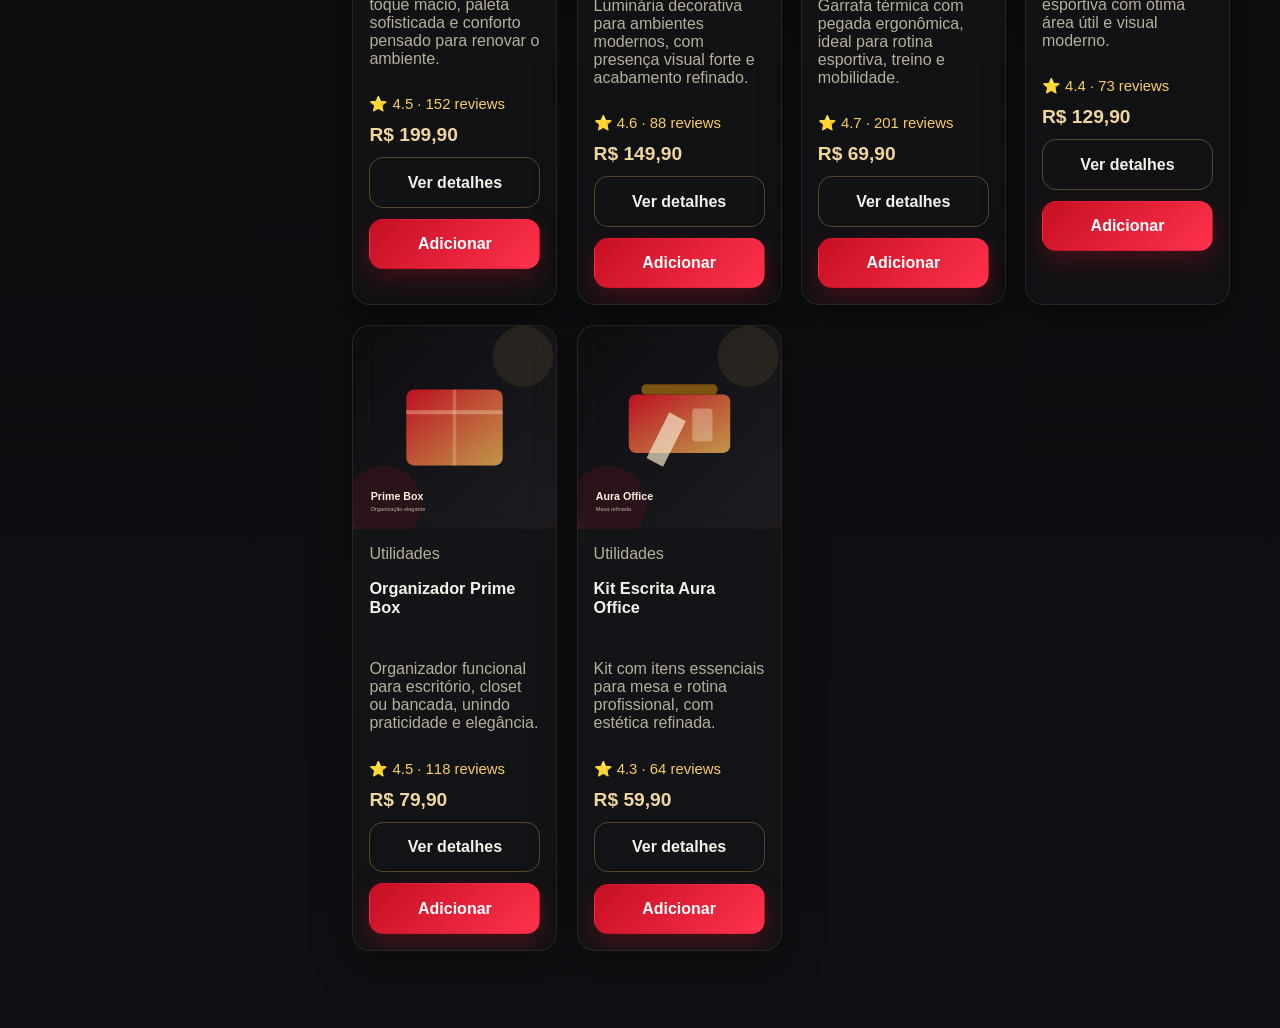
<file: dragon-flex-site-simulado/dragon-flex-site/products.html>
<!DOCTYPE html>
<html lang="pt-BR">
<head>
  <meta charset="UTF-8">
  <meta name="viewport" content="width=device-width, initial-scale=1.0">
  <meta name="description" content="Produtos Dragon Flex — catálogo premium sem eletrônicos.">
  <title>Produtos | Dragon Flex</title>
  <link rel="stylesheet" href="assets/styles.css">
</head>
<body>
  <header class="site-header">
    <div class="container header-inner">
      <a class="logo" href="index.html"><span class="logo-mark">DF</span> Dragon Flex</a>
      <button class="nav-toggle" data-nav-toggle aria-label="Abrir menu">☰</button>
      <nav class="main-nav">
        <a href="index.html">Início</a>
        <a class="active" href="products.html">Produtos</a>
        <a href="dragon-coin.html">Benefícios</a>
        <a href="fest-tech.html">Fest Tech</a>
        <a href="index.html#contato">Contato</a>
      </nav>
      <div class="header-actions">
        <div class="search-box">
          <input type="text" placeholder="Buscar no catálogo" data-global-search>
          <button class="btn" style="padding:.75rem 1rem" data-search-trigger>Buscar</button>
        </div>
        <button class="icon-btn" data-open-cart aria-label="Abrir carrinho">🛒<span class="cart-count" data-cart-count>0</span></button>
      </div>
    </div>
  </header>

  <main>
    <section class="page-hero">
      <div class="container">
        <span class="badge">Catálogo principal Dragon Flex</span>
        <h1 class="section-title">Produtos para estilo, casa, esporte e utilidades</h1>
        <p class="section-subtitle">Este catálogo segue a regra da marca: aqui você encontra apenas categorias não eletrônicas. Os eletrônicos ficam exclusivamente na página da Fest Tech.</p>
        <div class="notice">Regra ativa: nenhum alimento, medicamento ou eletrônico é exibido nesta página.</div>
      </div>
    </section>

    <section class="section" style="padding-top:2rem">
      <div class="container page-grid">
        <aside class="card filter-panel">
          <h3>Filtros</h3>
          <div class="filter-group">
            <label for="productSearch">Busca</label>
            <input type="text" id="productSearch" placeholder="Ex: bolsa, casa, esportes">
          </div>
          <div class="filter-group">
            <label for="categoryFilter">Categoria</label>
            <select id="categoryFilter">
              <option>Todos</option>
              <option>Roupas</option>
              <option>Acessórios</option>
              <option>Casa</option>
              <option>Esportes</option>
              <option>Utilidades</option>
            </select>
          </div>
          <div class="filter-group">
            <label for="priceFilter">Faixa de preço</label>
            <select id="priceFilter">
              <option value="Todos">Todos</option>
              <option value="0-99">Até R$ 99</option>
              <option value="100-199">R$ 100 a R$ 199</option>
              <option value="200-999">Acima de R$ 200</option>
            </select>
          </div>
          <div class="filter-group">
            <label for="ratingFilter">Avaliação mínima</label>
            <select id="ratingFilter">
              <option value="0">Todas</option>
              <option value="4.0">4.0+</option>
              <option value="4.5">4.5+</option>
              <option value="4.8">4.8+</option>
            </select>
          </div>
        </aside>
        <div>
          <div class="catalog-toolbar card">
            <div>
              <strong>Catálogo simulado com JavaScript</strong>
              <p class="muted">Os produtos abaixo são renderizados via JS para testar busca, filtros e carrinho.</p>
            </div>
            <div class="catalog-count" data-product-count></div>
          </div>
          <div class="grid product-grid" data-product-grid></div>
        </div>
      </div>
    </section>
  </main>

  <div class="cart-overlay"></div>
  <aside class="cart-drawer">
    <div class="cart-header" style="display:flex;justify-content:space-between;align-items:center">
      <strong>Seu carrinho</strong>
      <button class="icon-btn" data-close-cart aria-label="Fechar carrinho">✕</button>
    </div>
    <div class="cart-items" data-cart-items></div>
    <div class="cart-footer">
      <div style="display:flex;justify-content:space-between;align-items:center;margin-bottom:1rem"><strong>Total</strong><strong class="price" data-cart-total>R$ 0,00</strong></div>
      <div class="cart-actions"><button class="btn btn-secondary" style="width:100%" data-clear-cart>Limpar carrinho</button><button class="btn" style="width:100%">Finalizar compra (simulado)</button></div>
    </div>
  </aside>

  <script src="assets/app.js"></script>
</body>
</html>
</file>
<file: dragon-flex-site-simulado/dragon-flex-site/assets/styles.css>
:root {
  --bg: #0b0b0d;
  --bg-soft: #131316;
  --panel: #17171b;
  --panel-2: #1f1f25;
  --text: #f5f2ea;
  --muted: #b7af9b;
  --red: #c60f23;
  --red-2: #ff324c;
  --gold: #d6a84f;
  --gold-soft: #f0d69c;
  --border: rgba(214, 168, 79, 0.18);
  --shadow: 0 14px 40px rgba(0, 0, 0, 0.35);
  --radius: 18px;
  --container: min(1180px, calc(100% - 2rem));
}

* { box-sizing: border-box; }
html { scroll-behavior: smooth; }
body {
  margin: 0;
  font-family: Inter, "Segoe UI", Roboto, Arial, sans-serif;
  color: var(--text);
  background:
    radial-gradient(circle at top right, rgba(198, 15, 35, 0.16), transparent 26%),
    radial-gradient(circle at top left, rgba(214, 168, 79, 0.1), transparent 22%),
    linear-gradient(180deg, #09090b 0%, #0f1013 100%);
}
img { max-width: 100%; display: block; }
a { color: inherit; text-decoration: none; }
button, input, select { font: inherit; }
.container { width: var(--container); margin: 0 auto; }
.section { padding: 4.8rem 0; }
.section-title {
  font-size: clamp(1.8rem, 4vw, 2.8rem);
  margin: 0 0 .85rem;
}
.section-subtitle {
  color: var(--muted);
  max-width: 720px;
  margin: 0 0 2rem;
  line-height: 1.7;
}
.badge {
  display: inline-flex;
  align-items: center;
  gap: .45rem;
  padding: .45rem .8rem;
  border-radius: 999px;
  border: 1px solid var(--border);
  background: rgba(214, 168, 79, 0.08);
  color: var(--gold-soft);
  font-size: .92rem;
}
.accent { color: var(--gold); }
.btn {
  display: inline-flex;
  align-items: center;
  justify-content: center;
  gap: .55rem;
  padding: .95rem 1.25rem;
  border-radius: 14px;
  border: 1px solid transparent;
  background: linear-gradient(135deg, var(--red) 0%, var(--red-2) 100%);
  color: white;
  font-weight: 700;
  cursor: pointer;
  transition: transform .2s ease, box-shadow .2s ease, border-color .2s ease;
  box-shadow: 0 10px 26px rgba(198, 15, 35, .28);
}
.btn:hover { transform: translateY(-2px); }
.btn-secondary {
  background: transparent;
  border-color: rgba(214, 168, 79, .35);
  color: var(--text);
  box-shadow: none;
}
.btn-secondary:hover { border-color: var(--gold); }
.btn-gold {
  background: linear-gradient(135deg, #a96f12 0%, var(--gold) 100%);
  box-shadow: 0 10px 28px rgba(214, 168, 79, .25);
  color: #17130b;
}
.grid { display: grid; gap: 1.2rem; }
.site-header {
  position: sticky;
  top: 0;
  z-index: 30;
  backdrop-filter: blur(14px);
  background: rgba(8, 8, 10, .78);
  border-bottom: 1px solid rgba(214, 168, 79, 0.08);
}
.header-inner {
  min-height: 78px;
  display: grid;
  grid-template-columns: auto 1fr auto;
  align-items: center;
  gap: 1rem;
}
.logo {
  font-size: 1.35rem;
  font-weight: 900;
  letter-spacing: .04em;
  display: inline-flex;
  align-items: center;
  gap: .7rem;
}
.logo-mark {
  width: 38px; height: 38px; border-radius: 12px;
  background: linear-gradient(145deg, var(--red), var(--gold));
  display: grid; place-items: center; color: white; font-weight: 900;
  box-shadow: var(--shadow);
}
.nav-toggle { display: none; }
.main-nav { display: flex; justify-content: center; gap: 1.15rem; flex-wrap: wrap; }
.main-nav a {
  color: #ece5d6;
  padding: .6rem .8rem;
  border-radius: 10px;
  font-weight: 600;
}
.main-nav a:hover, .main-nav a.active { background: rgba(214, 168, 79, .09); color: var(--gold-soft); }
.header-actions { display: flex; align-items: center; gap: .7rem; }
.search-box {
  display: flex;
  align-items: center;
  gap: .5rem;
  min-width: min(320px, 45vw);
  background: rgba(255,255,255,.03);
  border: 1px solid rgba(214, 168, 79, 0.12);
  padding: .2rem .25rem .2rem .8rem;
  border-radius: 999px;
}
.search-box input {
  flex: 1;
  background: transparent;
  color: var(--text);
  border: 0;
  outline: 0;
  padding: .7rem 0;
}
.icon-btn {
  position: relative;
  width: 46px; height: 46px;
  border: 1px solid rgba(214, 168, 79, 0.18);
  background: rgba(255,255,255,.03);
  border-radius: 14px;
  display: grid; place-items: center;
  color: var(--text);
  cursor: pointer;
}
.cart-count {
  position: absolute; top: -6px; right: -6px;
  min-width: 22px; height: 22px; border-radius: 999px;
  background: var(--gold); color: #1c1405; font-size: .8rem; font-weight: 800;
  display: grid; place-items: center;
}
.hero {
  padding: 5.25rem 0 3.5rem;
}
.hero-wrap {
  display: grid;
  grid-template-columns: 1.15fr .85fr;
  gap: 1.6rem;
  align-items: center;
}
.hero-copy h1 {
  font-size: clamp(2.4rem, 6vw, 4.6rem);
  line-height: 1.04;
  margin: 1rem 0;
}
.hero-copy p {
  color: var(--muted);
  line-height: 1.8;
  max-width: 680px;
  font-size: 1.04rem;
}
.hero-actions { display: flex; gap: .9rem; flex-wrap: wrap; margin-top: 1.4rem; }
.hero-card {
  background: linear-gradient(180deg, rgba(255,255,255,.04), rgba(255,255,255,.015));
  border: 1px solid rgba(214, 168, 79, 0.14);
  border-radius: 28px;
  overflow: hidden;
  box-shadow: var(--shadow);
}
.hero-visual {
  min-height: 460px;
  background:
    linear-gradient(145deg, rgba(198,15,35,.4), rgba(214,168,79,.22)),
    url('../assets/hero-dragon.svg') center/cover no-repeat;
}
.stats-row {
  display: grid;
  grid-template-columns: repeat(3, 1fr);
  gap: .9rem;
  margin-top: 1.7rem;
}
.stat {
  padding: 1rem;
  border-radius: 16px;
  background: rgba(255,255,255,.03);
  border: 1px solid rgba(214, 168, 79, 0.10);
}
.stat strong { display: block; font-size: 1.2rem; }
.stat span { color: var(--muted); font-size: .95rem; }
.card {
  background: linear-gradient(180deg, rgba(255,255,255,.03), rgba(255,255,255,.015));
  border: 1px solid rgba(214, 168, 79, 0.12);
  border-radius: var(--radius);
  box-shadow: var(--shadow);
}
.product-grid { grid-template-columns: repeat(4, minmax(0, 1fr)); }
.product-card {
  overflow: hidden;
  transition: transform .22s ease, border-color .22s ease;
  display: flex; flex-direction: column;
}
.product-card:hover { transform: translateY(-5px); border-color: rgba(214,168,79,.38); }
.product-thumb {
  aspect-ratio: 1 / 1;
  background: linear-gradient(145deg, rgba(214,168,79,.08), rgba(198,15,35,.1));
}
.product-body { padding: 1rem; display: grid; gap: .7rem; }
.product-title { font-weight: 750; font-size: 1.02rem; }
.price-row { display: flex; justify-content: space-between; align-items: center; gap: 1rem; }
.price { font-size: 1.2rem; font-weight: 900; color: var(--gold-soft); }
.rating { color: #f7cc63; font-size: .93rem; }
.muted { color: var(--muted); }
.category-grid { grid-template-columns: repeat(5, minmax(0, 1fr)); }
.category-card {
  padding: 1.3rem;
  min-height: 145px;
  display: flex; flex-direction: column; justify-content: space-between;
  background: linear-gradient(160deg, rgba(255,255,255,.03), rgba(214,168,79,.05));
}
.category-icon {
  width: 54px; height: 54px; border-radius: 16px;
  display: grid; place-items: center;
  background: rgba(214, 168, 79, .12);
  color: var(--gold);
  font-size: 1.4rem;
}
.benefit-grid { grid-template-columns: repeat(2, minmax(0, 1fr)); }
.benefit-card { padding: 1.45rem; }
.benefit-card p { color: var(--muted); line-height: 1.75; }
.feature-list { list-style: none; padding: 0; margin: 1rem 0 1.25rem; display: grid; gap: .8rem; }
.feature-list li { display: flex; gap: .75rem; align-items: flex-start; }
.check {
  width: 26px; height: 26px; border-radius: 50%;
  background: rgba(214,168,79,.14); color: var(--gold);
  display: grid; place-items: center; font-weight: 900; flex: 0 0 auto;
}
.footer {
  padding: 2.2rem 0;
  border-top: 1px solid rgba(214, 168, 79, .08);
  background: rgba(0,0,0,.22);
}
.footer-grid {
  display: grid; gap: 1.2rem;
  grid-template-columns: 1.3fr .7fr .7fr;
}
.footer p, .footer li { color: var(--muted); line-height: 1.7; }
.footer ul { list-style: none; padding: 0; margin: 0; }
.socials { display: flex; gap: .7rem; flex-wrap: wrap; }
.socials a {
  width: 42px; height: 42px; border-radius: 12px;
  display: grid; place-items: center; background: rgba(255,255,255,.03);
  border: 1px solid rgba(214,168,79,.1);
}
.page-hero {
  padding: 4rem 0 2.2rem;
}
.page-grid {
  display: grid;
  grid-template-columns: 280px 1fr;
  gap: 1.4rem;
}
.filter-panel { padding: 1.1rem; position: sticky; top: 100px; height: fit-content; }
.filter-group { display: grid; gap: .7rem; margin-bottom: 1.1rem; }
.filter-group label { color: var(--muted); font-size: .95rem; }
.filter-group select, .filter-group input {
  width: 100%; padding: .8rem 1rem; border-radius: 12px; border: 1px solid rgba(214,168,79,.14);
  background: rgba(255,255,255,.03); color: var(--text);
}
.notice {
  padding: 1rem 1.1rem; border-left: 4px solid var(--gold); background: rgba(214,168,79,.08);
  border-radius: 12px; color: #f4ecd9;
}
.product-detail {
  display: grid; grid-template-columns: 1.05fr .95fr; gap: 1.5rem;
}
.gallery { display: grid; gap: .9rem; }
.gallery-main { overflow: hidden; }
.gallery-thumbs { display: grid; grid-template-columns: repeat(3, 1fr); gap: .8rem; }
.thumb-btn {
  padding: 0; border: 1px solid rgba(214,168,79,.14); background: transparent; border-radius: 16px; overflow: hidden; cursor: pointer;
}
.detail-panel { padding: 1.35rem; }
.delivery {
  padding: .85rem 1rem; background: rgba(198,15,35,.1); border: 1px solid rgba(198,15,35,.25); border-radius: 14px; margin: 1rem 0;
}
.review-list { display: grid; gap: .8rem; }
.review-item { padding: .95rem 1rem; border-radius: 14px; background: rgba(255,255,255,.03); border: 1px solid rgba(214,168,79,.08); }
.info-grid { grid-template-columns: repeat(3, minmax(0, 1fr)); }
.info-card { padding: 1.15rem; }
.progress {
  height: 16px; border-radius: 999px; background: rgba(255,255,255,.07); overflow: hidden; border: 1px solid rgba(214,168,79,.1);
}
.progress-bar {
  height: 100%; width: 68%;
  background: linear-gradient(90deg, var(--red), var(--gold));
}
.partner-banner {
  padding: 1.2rem 1.3rem; display: flex; justify-content: space-between; gap: 1rem; align-items: center;
  background: linear-gradient(135deg, rgba(214,168,79,.12), rgba(198,15,35,.12));
}
.service-grid { grid-template-columns: repeat(3, minmax(0, 1fr)); }
.service-card { padding: 1.1rem; }
.cart-drawer {
  position: fixed; top: 0; right: 0; width: min(420px, 100%); height: 100dvh; z-index: 60;
  background: #121217; box-shadow: -18px 0 40px rgba(0,0,0,.42); transform: translateX(100%); transition: transform .26s ease;
  border-left: 1px solid rgba(214,168,79,.12); display: flex; flex-direction: column;
}
.cart-drawer.open { transform: translateX(0); }
.cart-header, .cart-footer { padding: 1rem 1.1rem; border-bottom: 1px solid rgba(214,168,79,.08); }
.cart-footer { border-bottom: 0; border-top: 1px solid rgba(214,168,79,.08); margin-top: auto; }
.cart-items { padding: 1rem 1.1rem; display: grid; gap: .85rem; overflow: auto; }
.cart-item { display: grid; grid-template-columns: 78px 1fr auto; gap: .8rem; align-items: center; }
.cart-item img { border-radius: 14px; }
.cart-overlay {
  position: fixed; inset: 0; background: rgba(0,0,0,.48); opacity: 0; pointer-events: none; transition: opacity .22s ease; z-index: 55;
}
.cart-overlay.show { opacity: 1; pointer-events: auto; }
.empty-state { color: var(--muted); text-align: center; padding: 2rem 0; }
.reveal { opacity: 0; transform: translateY(22px); transition: opacity .55s ease, transform .55s ease; }
.reveal.visible { opacity: 1; transform: translateY(0); }
@media (max-width: 1024px) {
  .product-grid { grid-template-columns: repeat(3, minmax(0, 1fr)); }
  .category-grid { grid-template-columns: repeat(3, minmax(0, 1fr)); }
  .service-grid { grid-template-columns: repeat(2, minmax(0, 1fr)); }
  .hero-wrap, .product-detail, .page-grid, .footer-grid { grid-template-columns: 1fr; }
  .filter-panel { position: static; }
}
@media (max-width: 820px) {
  .header-inner { grid-template-columns: auto auto; }
  .nav-toggle {
    display: inline-flex; align-items: center; justify-content: center; width: 46px; height: 46px;
    border-radius: 14px; border: 1px solid rgba(214,168,79,.16); background: rgba(255,255,255,.03); color: var(--text); cursor: pointer;
  }
  .main-nav {
    display: none; position: absolute; top: 79px; left: 1rem; right: 1rem; background: #111116; padding: .8rem; border-radius: 16px;
    border: 1px solid rgba(214,168,79,.12); flex-direction: column;
  }
  .main-nav.open { display: flex; }
  .header-actions { grid-column: 1 / -1; }
  .search-box { min-width: 0; width: 100%; }
  .benefit-grid, .info-grid { grid-template-columns: 1fr; }
}
@media (max-width: 640px) {
  .product-grid, .category-grid, .service-grid, .stats-row, .gallery-thumbs { grid-template-columns: 1fr; }
  .hero { padding-top: 3.5rem; }
  .hero-copy h1 { font-size: 2.3rem; }
}

.card-actions { display:flex; gap:.7rem; flex-wrap:wrap; }
.card-actions > * { flex:1; }
.catalog-toolbar {
  display:flex; justify-content:space-between; align-items:center; gap:1rem;
  padding:1rem 1.1rem; margin-bottom:1rem;
}
.catalog-count { color: var(--gold-soft); font-weight: 700; }
.empty-catalog { padding:1.4rem; }
.cart-qty-row { display:flex; align-items:center; gap:.55rem; margin:.55rem 0; }
.qty-btn {
  width:32px; height:32px; border-radius:10px; border:1px solid rgba(214,168,79,.2);
  background: rgba(255,255,255,.04); color: var(--text); cursor:pointer;
}
.cart-qty { min-width: 18px; text-align:center; font-weight:700; }
.cart-actions { display:grid; gap:.7rem; }
@media (max-width: 640px) {
  .catalog-toolbar { align-items:flex-start; flex-direction:column; }
  .card-actions > * { width:100%; }
}
</file>
